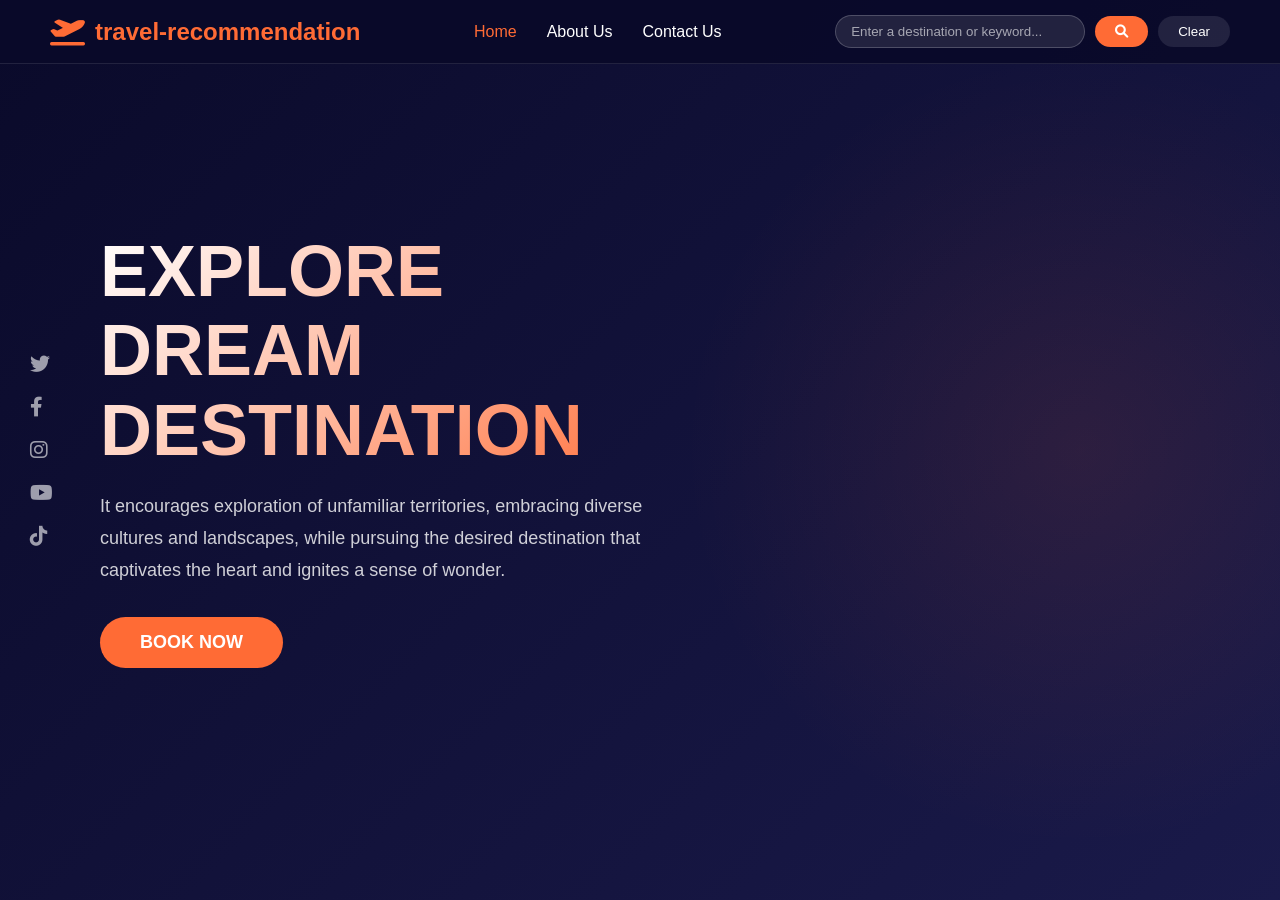
<file: index.html>
<!DOCTYPE html>
<html lang="en">
<head>
    <meta charset="UTF-8" />
    <meta name="viewport" content="width=device-width, initial-scale=1.0" />
    <title>travel-recommendation - Discover Your Next Adventure</title>
    <link rel="stylesheet" href="style.css" />
    <link
        rel="stylesheet"
        href="https://cdnjs.cloudflare.com/ajax/libs/font-awesome/6.0.0-beta3/css/all.min.css"
    />
</head>
<body>
    <!-- Navigation Bar -->
    <nav class="navbar">
        <div class="nav-container">
            <div class="logo">
                <i class="fas fa-plane-departure"></i>
                <span>travel-recommendation</span>
            </div>
            <ul class="nav-links">
                <li><a href="index.html" class="active">Home</a></li>
                <li><a href="about.html">About Us</a></li>
                <li><a href="contact.html">Contact Us</a></li>
            </ul>
            <!-- Search Bar -->
            <div class="search-container">
                <input
                    type="text"
                    id="searchInput"
                    placeholder="Enter a destination or keyword..."
                />
                <button id="searchBtn"><i class="fas fa-search"></i></button>
                <button id="clearBtn">Clear</button>
            </div>
        </div>
    </nav>

    <!-- Hero Section -->
    <section class="hero">
        <div class="hero-content">
            <h1>EXPLORE<br />DREAM<br />DESTINATION</h1>
            <p>
                It encourages exploration of unfamiliar territories, embracing
                diverse cultures and landscapes, while pursuing the desired
                destination that captivates the heart and ignites a sense of
                wonder.
            </p>
            <button class="btn-book">BOOK NOW</button>
        </div>
    </section>

    <!-- Search Results Container -->
    <div id="resultsContainer" class="results-container"></div>

    <!-- Social Media Icons -->
    <div class="social-icons">
        <a href="#"><i class="fab fa-twitter"></i></a>
        <a href="#"><i class="fab fa-facebook-f"></i></a>
        <a href="#"><i class="fab fa-instagram"></i></a>
        <a href="#"><i class="fab fa-youtube"></i></a>
        <a href="#"><i class="fab fa-tiktok"></i></a>
    </div>

    <script src="script.js"></script>
</body>
</html>
</file>
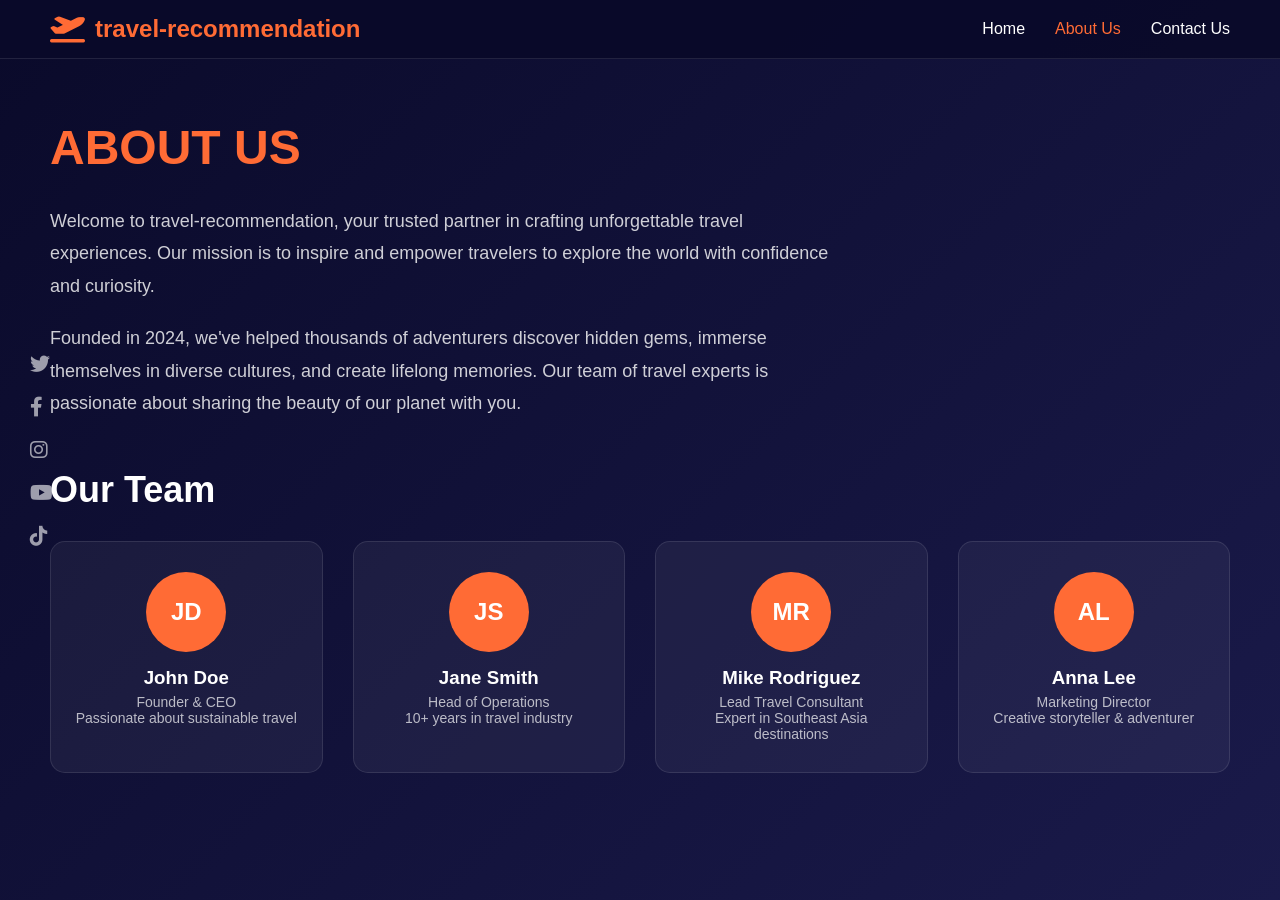
<file: about.html>
<!DOCTYPE html>
<html lang="en">
<head>
    <meta charset="UTF-8" />
    <meta name="viewport" content="width=device-width, initial-scale=1.0" />
    <title>About Us - travel-recommendation</title>
    <link rel="stylesheet" href="style.css" />
    <link
        rel="stylesheet"
        href="https://cdnjs.cloudflare.com/ajax/libs/font-awesome/6.0.0-beta3/css/all.min.css"
    />
</head>
<body>
    <nav class="navbar">
        <div class="nav-container">
            <div class="logo">
                <i class="fas fa-plane-departure"></i>
                <span>travel-recommendation</span>
            </div>
            <ul class="nav-links">
                <li><a href="index.html">Home</a></li>
                <li><a href="about.html" class="active">About Us</a></li>
                <li><a href="contact.html">Contact Us</a></li>
            </ul>
        </div>
    </nav>

    <section class="about-section">
        <div class="about-container">
            <div class="about-content">
                <h1>ABOUT US</h1>
                <p>
                    Welcome to travel-recommendation, your trusted partner in crafting
                    unforgettable travel experiences. Our mission is to inspire
                    and empower travelers to explore the world with confidence
                    and curiosity.
                </p>
                <p>
                    Founded in 2024, we've helped thousands of adventurers
                    discover hidden gems, immerse themselves in diverse
                    cultures, and create lifelong memories. Our team of travel
                    experts is passionate about sharing the beauty of our planet
                    with you.
                </p>
            </div>
            <div class="team-section">
                <h2>Our Team</h2>
                <div class="team-grid">
                    <div class="team-card">
                        <div class="avatar">JD</div>
                        <h3>John Doe</h3>
                        <p>Founder & CEO</p>
                        <p>Passionate about sustainable travel</p>
                    </div>
                    <div class="team-card">
                        <div class="avatar">JS</div>
                        <h3>Jane Smith</h3>
                        <p>Head of Operations</p>
                        <p>10+ years in travel industry</p>
                    </div>
                    <div class="team-card">
                        <div class="avatar">MR</div>
                        <h3>Mike Rodriguez</h3>
                        <p>Lead Travel Consultant</p>
                        <p>Expert in Southeast Asia destinations</p>
                    </div>
                    <div class="team-card">
                        <div class="avatar">AL</div>
                        <h3>Anna Lee</h3>
                        <p>Marketing Director</p>
                        <p>Creative storyteller & adventurer</p>
                    </div>
                </div>
            </div>
        </div>
    </section>

    <div class="social-icons">
        <a href="#"><i class="fab fa-twitter"></i></a>
        <a href="#"><i class="fab fa-facebook-f"></i></a>
        <a href="#"><i class="fab fa-instagram"></i></a>
        <a href="#"><i class="fab fa-youtube"></i></a>
        <a href="#"><i class="fab fa-tiktok"></i></a>
    </div>

    <script src="script.js"></script>
</body>
</html>
</file>
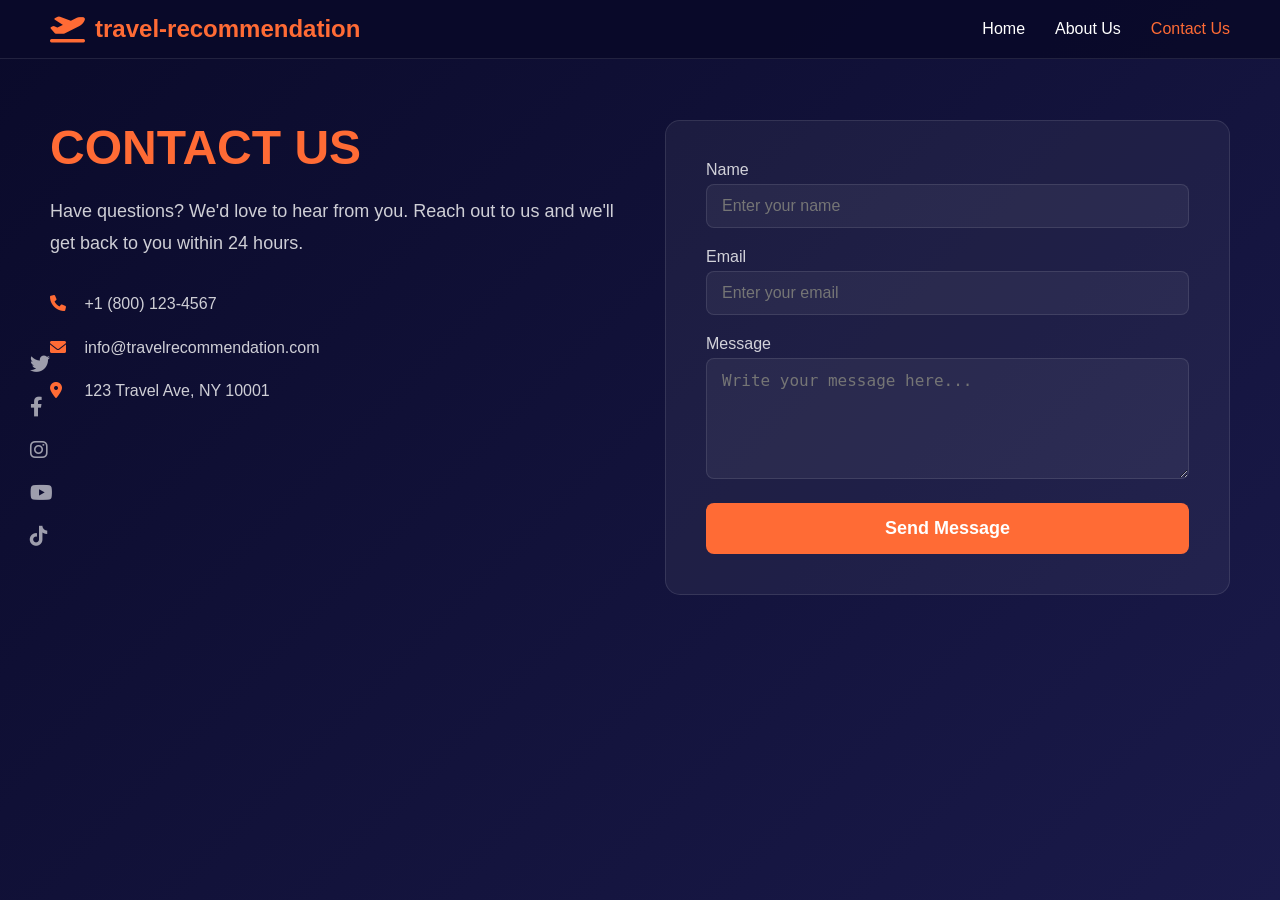
<file: contact.html>
<!DOCTYPE html>
<html lang="en">
<head>
    <meta charset="UTF-8" />
    <meta name="viewport" content="width=device-width, initial-scale=1.0" />
    <title>Contact Us - travel-recommendation</title>
    <link rel="stylesheet" href="style.css" />
    <link
        rel="stylesheet"
        href="https://cdnjs.cloudflare.com/ajax/libs/font-awesome/6.0.0-beta3/css/all.min.css"
    />
</head>
<body>
    <nav class="navbar">
        <div class="nav-container">
            <div class="logo">
                <i class="fas fa-plane-departure"></i>
                <span>travel-recommendation</span>
            </div>
            <ul class="nav-links">
                <li><a href="index.html">Home</a></li>
                <li><a href="about.html">About Us</a></li>
                <li><a href="contact.html" class="active">Contact Us</a></li>
            </ul>
        </div>
    </nav>

    <section class="contact-section">
        <div class="contact-container">
            <div class="contact-info">
                <h1>CONTACT US</h1>
                <p>
                    Have questions? We'd love to hear from you. Reach out to us
                    and we'll get back to you within 24 hours.
                </p>
                <div class="contact-details">
                    <p><i class="fas fa-phone"></i> +1 (800) 123-4567</p>
                    <p><i class="fas fa-envelope"></i> info@travelrecommendation.com</p>
                    <p><i class="fas fa-map-marker-alt"></i> 123 Travel Ave, NY 10001</p>
                </div>
            </div>
            <div class="contact-form">
                <form id="contactForm">
                    <div class="form-group">
                        <label for="name">Name</label>
                        <input type="text" id="name" placeholder="Enter your name" required />
                    </div>
                    <div class="form-group">
                        <label for="email">Email</label>
                        <input type="email" id="email" placeholder="Enter your email" required />
                    </div>
                    <div class="form-group">
                        <label for="message">Message</label>
                        <textarea
                            id="message"
                            rows="5"
                            placeholder="Write your message here..."
                            required
                        ></textarea>
                    </div>
                    <button type="submit" class="btn-submit">Send Message</button>
                </form>
                <div id="formMessage" class="form-message"></div>
            </div>
        </div>
    </section>

    <div class="social-icons">
        <a href="#"><i class="fab fa-twitter"></i></a>
        <a href="#"><i class="fab fa-facebook-f"></i></a>
        <a href="#"><i class="fab fa-instagram"></i></a>
        <a href="#"><i class="fab fa-youtube"></i></a>
        <a href="#"><i class="fab fa-tiktok"></i></a>
    </div>

    <script src="script.js"></script>
</body>
</html>
</file>
<file: style.css>
/* Reset and base styles */
* {
    margin: 0;
    padding: 0;
    box-sizing: border-box;
}

body {
    font-family: 'Segoe UI', Tahoma, Geneva, Verdana, sans-serif;
    background: #0a0a2a;
    color: #fff;
    min-height: 100vh;
    position: relative;
}

/* Navigation */
.navbar {
    background: rgba(10, 10, 42, 0.95);
    padding: 15px 50px;
    position: fixed;
    width: 100%;
    top: 0;
    z-index: 1000;
    border-bottom: 1px solid rgba(255, 255, 255, 0.1);
}

.nav-container {
    display: flex;
    justify-content: space-between;
    align-items: center;
    max-width: 1400px;
    margin: 0 auto;
}

.logo {
    display: flex;
    align-items: center;
    gap: 10px;
    font-size: 24px;
    font-weight: bold;
    color: #ff6b35;
}

.logo i {
    font-size: 28px;
}

.nav-links {
    display: flex;
    list-style: none;
    gap: 30px;
}

.nav-links a {
    color: #fff;
    text-decoration: none;
    font-size: 16px;
    transition: color 0.3s;
}

.nav-links a:hover,
.nav-links a.active {
    color: #ff6b35;
}

/* Search Bar */
.search-container {
    display: flex;
    gap: 10px;
    align-items: center;
}

.search-container input {
    padding: 8px 15px;
    border-radius: 25px;
    border: 1px solid rgba(255, 255, 255, 0.2);
    background: rgba(255, 255, 255, 0.1);
    color: #fff;
    width: 250px;
    outline: none;
}

.search-container input::placeholder {
    color: rgba(255, 255, 255, 0.6);
}

.search-container button {
    padding: 8px 20px;
    border-radius: 25px;
    border: none;
    background: #ff6b35;
    color: #fff;
    cursor: pointer;
    transition: background 0.3s;
}

.search-container button:hover {
    background: #e55a2b;
}

#clearBtn {
    background: rgba(255, 255, 255, 0.1);
}

#clearBtn:hover {
    background: rgba(255, 255, 255, 0.2);
}

/* Hero Section */
.hero {
    min-height: 100vh;
    display: flex;
    align-items: center;
    padding: 100px;
    background: linear-gradient(135deg, #0a0a2a 0%, #1a1a4a 100%);
    position: relative;
    overflow: hidden;
}

.hero::before {
    content: '';
    position: absolute;
    right: -200px;
    top: 50%;
    transform: translateY(-50%);
    width: 800px;
    height: 800px;
    background: radial-gradient(circle, rgba(255, 107, 53, 0.1) 0%, transparent 70%);
    border-radius: 50%;
}

.hero-content {
    max-width: 600px;
    z-index: 1;
}

.hero-content h1 {
    font-size: 72px;
    line-height: 1.1;
    margin-bottom: 20px;
    background: linear-gradient(135deg, #fff 0%, #ff6b35 100%);
    -webkit-background-clip: text;
    -webkit-text-fill-color: transparent;
}

.hero-content p {
    font-size: 18px;
    line-height: 1.8;
    color: rgba(255, 255, 255, 0.8);
    margin-bottom: 30px;
}

.btn-book {
    padding: 15px 40px;
    border-radius: 30px;
    border: none;
    background: #ff6b35;
    color: #fff;
    font-size: 18px;
    font-weight: bold;
    cursor: pointer;
    transition: transform 0.3s, box-shadow 0.3s;
}

.btn-book:hover {
    transform: translateY(-3px);
    box-shadow: 0 10px 30px rgba(255, 107, 53, 0.3);
}

/* Results Container */
.results-container {
    position: fixed;
    top: 80px;
    right: 50px;
    width: 400px;
    max-height: 70vh;
    overflow-y: auto;
    z-index: 100;
    padding: 20px;
    display: none;
}

.results-container.active {
    display: block;
}

.result-card {
    background: rgba(26, 26, 74, 0.95);
    border-radius: 15px;
    padding: 20px;
    margin-bottom: 15px;
    border: 1px solid rgba(255, 255, 255, 0.1);
    backdrop-filter: blur(10px);
}

.result-card img {
    width: 100%;
    height: 200px;
    object-fit: cover;
    border-radius: 10px;
    margin-bottom: 10px;
}

.result-card h3 {
    color: #ff6b35;
    margin-bottom: 10px;
}

.result-card p {
    color: rgba(255, 255, 255, 0.8);
    font-size: 14px;
    line-height: 1.6;
}

/* About Page */
.about-section {
    min-height: 100vh;
    padding: 120px 50px 50px;
    background: linear-gradient(135deg, #0a0a2a 0%, #1a1a4a 100%);
}

.about-container {
    max-width: 1200px;
    margin: 0 auto;
}

.about-content h1 {
    font-size: 48px;
    margin-bottom: 30px;
    color: #ff6b35;
}

.about-content p {
    font-size: 18px;
    line-height: 1.8;
    color: rgba(255, 255, 255, 0.8);
    margin-bottom: 20px;
    max-width: 800px;
}

.team-section h2 {
    font-size: 36px;
    margin: 50px 0 30px;
    color: #fff;
}

.team-grid {
    display: grid;
    grid-template-columns: repeat(auto-fit, minmax(220px, 1fr));
    gap: 30px;
}

.team-card {
    background: rgba(255, 255, 255, 0.05);
    border-radius: 15px;
    padding: 30px 20px;
    text-align: center;
    border: 1px solid rgba(255, 255, 255, 0.1);
    transition: transform 0.3s;
}

.team-card:hover {
    transform: translateY(-5px);
}

.avatar {
    width: 80px;
    height: 80px;
    border-radius: 50%;
    background: #ff6b35;
    display: flex;
    align-items: center;
    justify-content: center;
    font-size: 24px;
    font-weight: bold;
    margin: 0 auto 15px;
}

.team-card h3 {
    color: #fff;
    margin-bottom: 5px;
}

.team-card p {
    color: rgba(255, 255, 255, 0.7);
    font-size: 14px;
}

/* Contact Page */
.contact-section {
    min-height: 100vh;
    padding: 120px 50px 50px;
    background: linear-gradient(135deg, #0a0a2a 0%, #1a1a4a 100%);
}

.contact-container {
    max-width: 1200px;
    margin: 0 auto;
    display: grid;
    grid-template-columns: 1fr 1fr;
    gap: 50px;
}

.contact-info h1 {
    font-size: 48px;
    margin-bottom: 20px;
    color: #ff6b35;
}

.contact-info p {
    font-size: 18px;
    line-height: 1.8;
    color: rgba(255, 255, 255, 0.8);
    margin-bottom: 30px;
}

.contact-details p {
    font-size: 16px;
    margin-bottom: 15px;
}

.contact-details i {
    color: #ff6b35;
    width: 30px;
}

.contact-form {
    background: rgba(255, 255, 255, 0.05);
    padding: 40px;
    border-radius: 15px;
    border: 1px solid rgba(255, 255, 255, 0.1);
}

.form-group {
    margin-bottom: 20px;
}

.form-group label {
    display: block;
    margin-bottom: 5px;
    color: rgba(255, 255, 255, 0.8);
}

.form-group input,
.form-group textarea {
    width: 100%;
    padding: 12px 15px;
    border-radius: 8px;
    border: 1px solid rgba(255, 255, 255, 0.1);
    background: rgba(255, 255, 255, 0.05);
    color: #fff;
    font-size: 16px;
    outline: none;
    transition: border-color 0.3s;
}

.form-group input:focus,
.form-group textarea:focus {
    border-color: #ff6b35;
}

.btn-submit {
    width: 100%;
    padding: 15px;
    border-radius: 8px;
    border: none;
    background: #ff6b35;
    color: #fff;
    font-size: 18px;
    font-weight: bold;
    cursor: pointer;
    transition: background 0.3s;
}

.btn-submit:hover {
    background: #e55a2b;
}

.form-message {
    margin-top: 20px;
    padding: 15px;
    border-radius: 8px;
    display: none;
}

.form-message.success {
    display: block;
    background: rgba(46, 204, 113, 0.2);
    border: 1px solid #2ecc71;
    color: #2ecc71;
}

.form-message.error {
    display: block;
    background: rgba(231, 76, 60, 0.2);
    border: 1px solid #e74c3c;
    color: #e74c3c;
}

/* Social Icons */
.social-icons {
    position: fixed;
    left: 30px;
    top: 50%;
    transform: translateY(-50%);
    display: flex;
    flex-direction: column;
    gap: 20px;
    z-index: 100;
}

.social-icons a {
    color: rgba(255, 255, 255, 0.6);
    font-size: 20px;
    transition: color 0.3s, transform 0.3s;
}

.social-icons a:hover {
    color: #ff6b35;
    transform: scale(1.2);
}

/* Responsive */
@media (max-width: 768px) {
    .navbar {
        padding: 15px 20px;
    }

    .nav-container {
        flex-wrap: wrap;
        gap: 15px;
    }

    .nav-links {
        order: 3;
        width: 100%;
        justify-content: center;
        gap: 15px;
    }

    .search-container {
        order: 2;
        width: 100%;
    }

    .search-container input {
        width: 100%;
    }

    .hero-content h1 {
        font-size: 40px;
    }

    .contact-container {
        grid-template-columns: 1fr;
    }

    .results-container {
        right: 10px;
        left: 10px;
        width: auto;
    }

    .social-icons {
        left: 15px;
    }

    .about-section {
        padding: 100px 20px 30px;
    }

    .contact-section {
        padding: 100px 20px 30px;
    }
}
</file>
